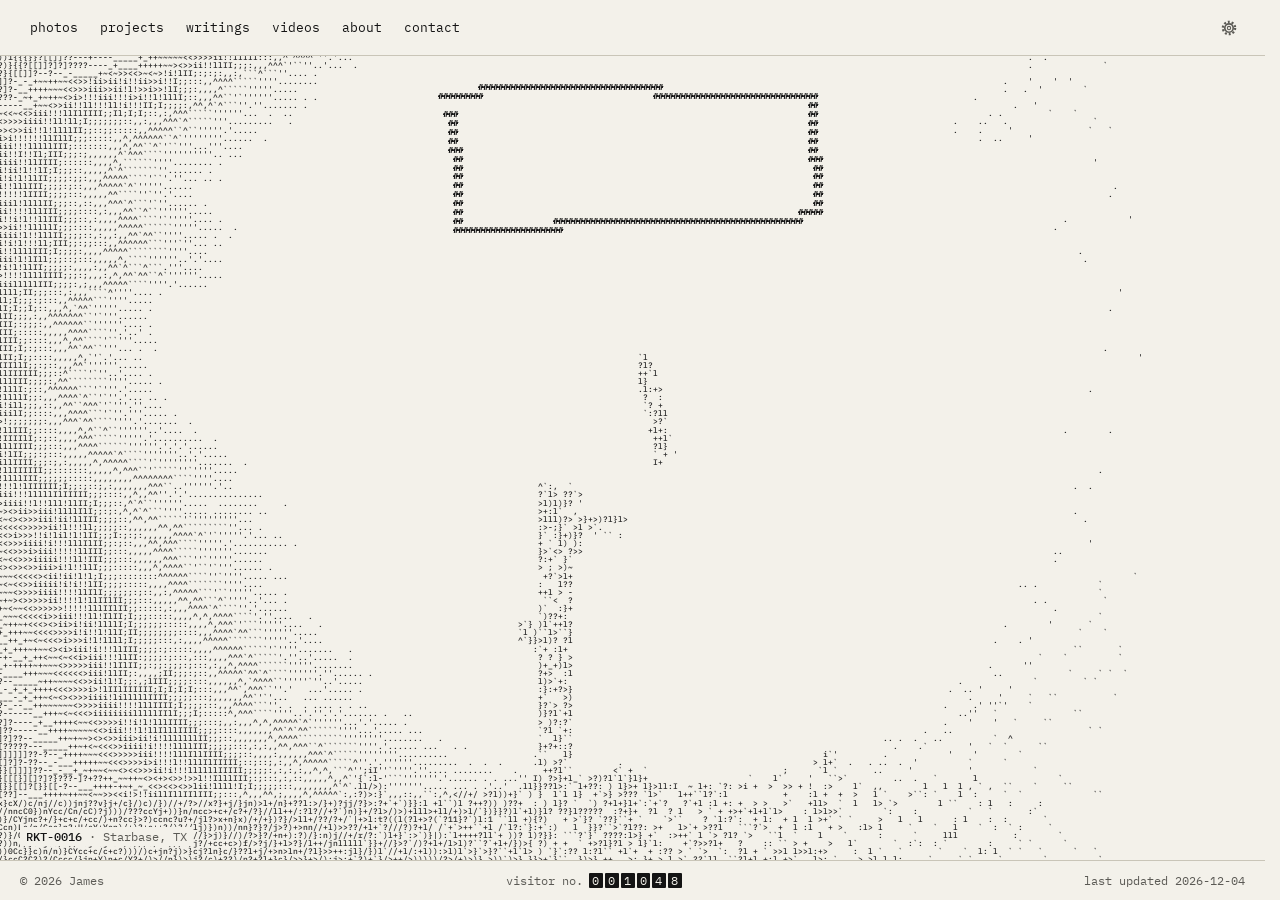
<file: index.html>
<!doctype html>
<html lang="en">
<head>
<meta charset="utf-8">
<meta name="viewport" content="width=device-width,initial-scale=1">
<title>James</title>
<link rel="preconnect" href="https://fonts.googleapis.com">
<link href="https://fonts.googleapis.com/css2?family=IBM+Plex+Mono:wght@400;500;700&family=IBM+Plex+Sans:wght@400;500&family=Newsreader:ital,opsz,wght@0,6..72,400;1,6..72,400&display=swap" rel="stylesheet">
<link rel="stylesheet" href="style.css">
</head>
<body>
<script src="photos.js"></script>
<script src="data.js"></script>
<script src="site.js"></script>

<main class="stage" id="stage">
  <pre class="name" id="name" aria-label="James"></pre>
  <div class="artbox" id="box">
    <pre class="art" id="art" aria-hidden="true"></pre>
  </div>
  <a class="caption" id="cap" href="photos.html"></a>
</main>

<script src="ascii.js"></script>
<script src="sig.js"></script>
<script>
  const box = document.getElementById("box"), cap = document.getElementById("cap"), name = document.getElementById("name");
  const art = new AsciiArt(document.getElementById("art"), { cols: 260, minFont: 4 });
  let i = 0, timer = 0, busy = false, queued = null;

  // the name signs itself once per visit; coming back home just shows it
  const firstVisit = (() => { try { const s = sessionStorage.getItem("signed"); sessionStorage.setItem("signed", "1"); return !s; } catch (e) { return true; } })();
  const nameWidth = () => Math.min(430, innerWidth * 0.6);
  const signed = drawSignature(name, nameWidth(), firstVisit);

  function fit() { art.size(box.clientWidth, box.clientHeight); }
  async function go(n) {
    clearTimeout(timer);
    i = (n + HOME.length) % HOME.length;
    const p = HOME[i], my = art.token + 1;
    cap.innerHTML = `<b>${p.no}</b> · ${p.name}`;
    cap.href = `photos.html?cat=${p.cat}#${p.no}`;
    preloadArt(HOME[(i + 1) % HOME.length]);                 // next item is ready before it's needed
    await art.show(p);
    if (art.token !== my) return;                              // a newer click took over
    if (p.type === "video" && art.ended) art.ended.then(() => { if (art.token === my) go(i + 1); });
    else timer = setTimeout(() => go(i + 1), 6500);
  }
  fit();
  (async () => { if (firstVisit) await new Promise(r => setTimeout(r, 350)); go(0); })();

  document.getElementById("art").onclick = () => go(i + 1);
  addEventListener("keydown", e => {
    if (e.target.closest("input,textarea")) return;
    if (e.key === "ArrowRight") go(i + 1);
    if (e.key === "ArrowLeft") go(i - 1);
  });
  let rt; addEventListener("resize", () => {
    clearTimeout(rt);
    rt = setTimeout(() => { signed.then(() => drawSignature(name, nameWidth(), false)); fit(); go(i); }, 200);
  });
</script>
</body>
</html>
</file>
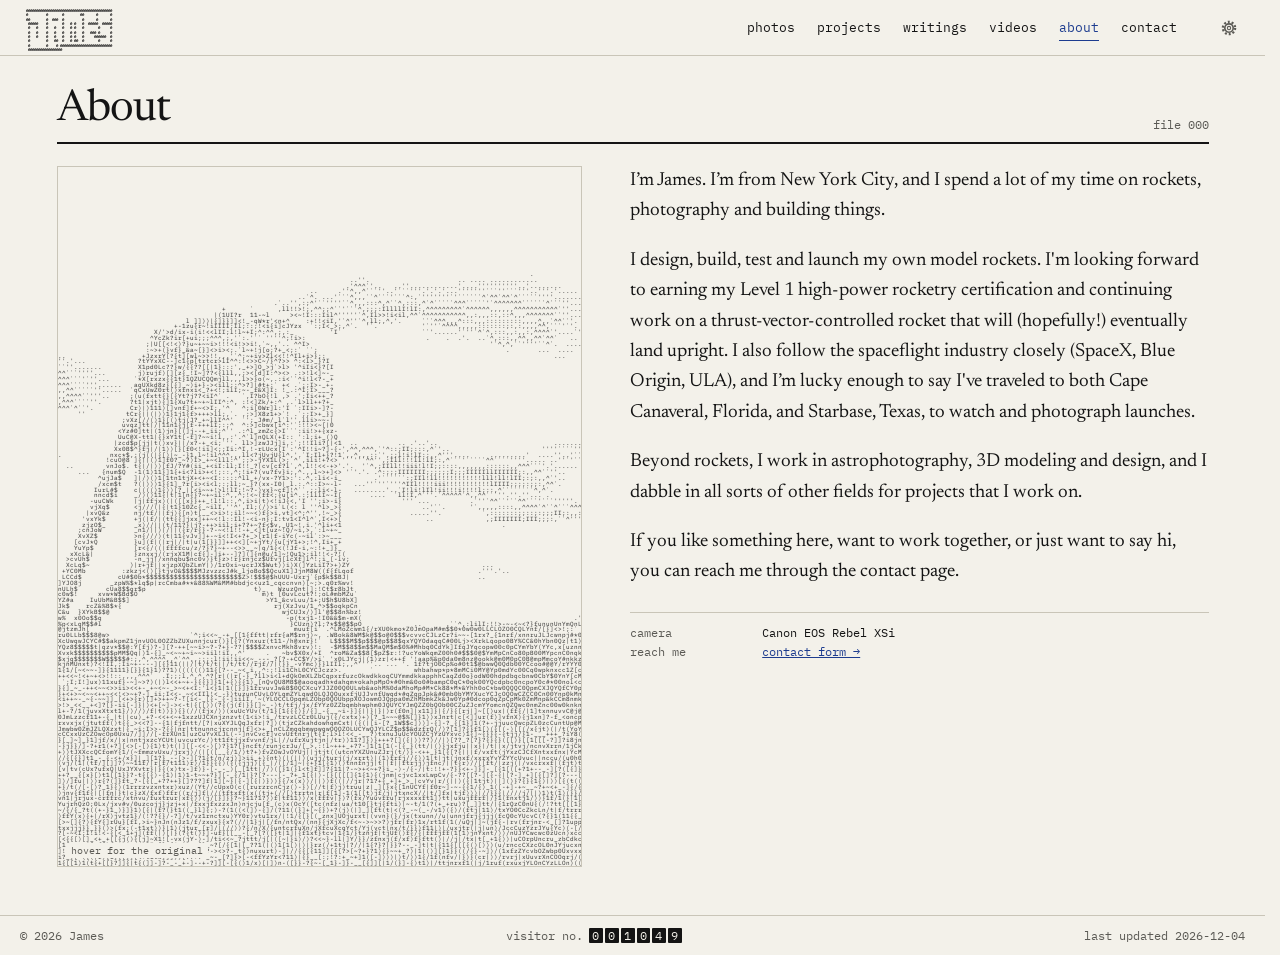
<file: about.html>
<!doctype html>
<html lang="en">
<head>
<meta charset="utf-8">
<meta name="viewport" content="width=device-width,initial-scale=1">
<title>About — James</title>
<link rel="preconnect" href="https://fonts.googleapis.com">
<link href="https://fonts.googleapis.com/css2?family=IBM+Plex+Mono:wght@400;500;700&family=IBM+Plex+Sans:wght@400;500&family=Newsreader:ital,opsz,wght@0,6..72,400;1,6..72,400&display=swap" rel="stylesheet">
<link rel="stylesheet" href="style.css">
</head>
<body>
<script src="photos.js"></script>
<script src="data.js"></script>
<script src="site.js"></script>

<main class="page">
  <div class="head"><h1>About</h1><span class="meta">file 000</span></div>
  <div class="about">
    <div class="portrait" id="pf">
      <pre class="art" id="art" aria-hidden="true"></pre>
      <img src="img/13.webp" alt="James photographing Starhopper at Starbase">
      <span class="tag">hover for the original</span>
    </div>
    <div>
      <div class="prose" id="abouttext"></div>
      <div class="specs">
        <span>camera</span><b>Canon EOS Rebel XSi</b>
        <span>reach me</span><b><a href="contact.html">contact form →</a></b>
      </div>
    </div>
  </div>
</main>

<script src="about.js"></script>
<script src="ascii.js"></script>
<script src="sig.js"></script>
<script>
  // About text comes from the dashboard; blank lines separate paragraphs
  document.getElementById("abouttext").innerHTML = (window.ABOUT_TEXT || "").split(/\n\s*\n/).filter(s => s.trim())
    .map(p => "<p>" + p.trim().replace(/[&<>]/g, c => ({ "&": "&amp;", "<": "&lt;", ">": "&gt;" })[c]).replace(/\n/g, "<br>") + "</p>").join("");
  const pf = document.getElementById("pf");
  const art = new AsciiArt(document.getElementById("art"), { cols: 150, minFont: 3 });
  // fill the 3:4 frame exactly; the grid centers whatever sub-character slack is left
  function run() { art.size(pf.clientWidth, pf.clientHeight); art.show({ src: "img/13.webp" }); }
  run();
  new ResizeObserver(() => { clearTimeout(run.t); run.t = setTimeout(run, 150); }).observe(pf);
</script>
</body>
</html>
</file>
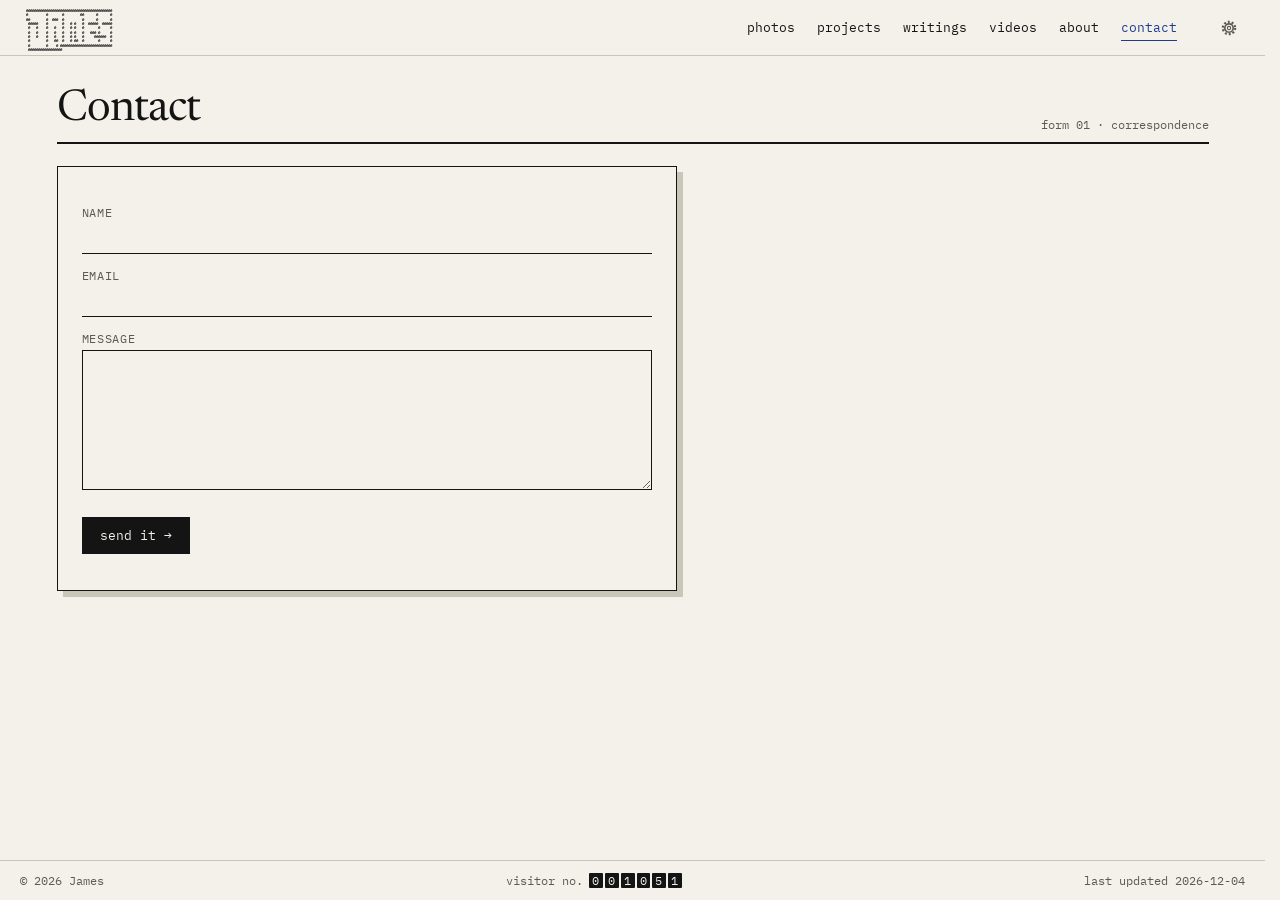
<file: contact.html>
<!doctype html>
<html lang="en">
<head>
<meta charset="utf-8">
<meta name="viewport" content="width=device-width,initial-scale=1">
<title>Contact — James</title>
<link rel="preconnect" href="https://fonts.googleapis.com">
<link href="https://fonts.googleapis.com/css2?family=IBM+Plex+Mono:wght@400;500;700&family=IBM+Plex+Sans:wght@400;500&family=Newsreader:ital,opsz,wght@0,6..72,400;1,6..72,400&display=swap" rel="stylesheet">
<link rel="stylesheet" href="style.css">
</head>
<body>
<script src="photos.js"></script>
<script src="data.js"></script>
<script src="site.js"></script>

<main class="page">
  <div class="head"><h1>Contact</h1><span class="meta">form 01 · correspondence</span></div>
  <!-- Web3Forms forwards submissions to your inbox; your address is never in the page.
       Get a free access key at web3forms.com and paste it below. -->
  <form class="card" id="f">
    <input type="hidden" name="access_key" value="YOUR_WEB3FORMS_KEY">
    <input type="hidden" name="subject" value="New message from the archive">
    <input type="checkbox" name="botcheck" style="display:none">
    <label for="n">Name</label><input id="n" name="name" required autocomplete="name">
    <label for="e">Email</label><input id="e" name="email" type="email" required autocomplete="email">
    <label for="m">Message</label><textarea id="m" name="message" required></textarea>
    <button type="submit">send it →</button>
    <div class="status" id="s"></div>
  </form>
</main>

<script src="ascii.js"></script>
<script src="sig.js"></script>
<script>
  const f = document.getElementById("f"), s = document.getElementById("s");
  f.onsubmit = async (e) => {
    e.preventDefault();
    if (f.access_key.value === "YOUR_WEB3FORMS_KEY") { s.textContent = "Form not connected yet (needs an access key)."; return; }
    s.textContent = "sending…";
    try {
      const r = await fetch("https://api.web3forms.com/submit", { method: "POST", body: new FormData(f) });
      const j = await r.json();
      s.textContent = j.success ? "Received. I'll write back soon." : "Something went wrong. Try again?";
      if (j.success) f.reset();
    } catch { s.textContent = "Couldn't send. Check your connection."; }
  };
</script>
</body>
</html>
</file>
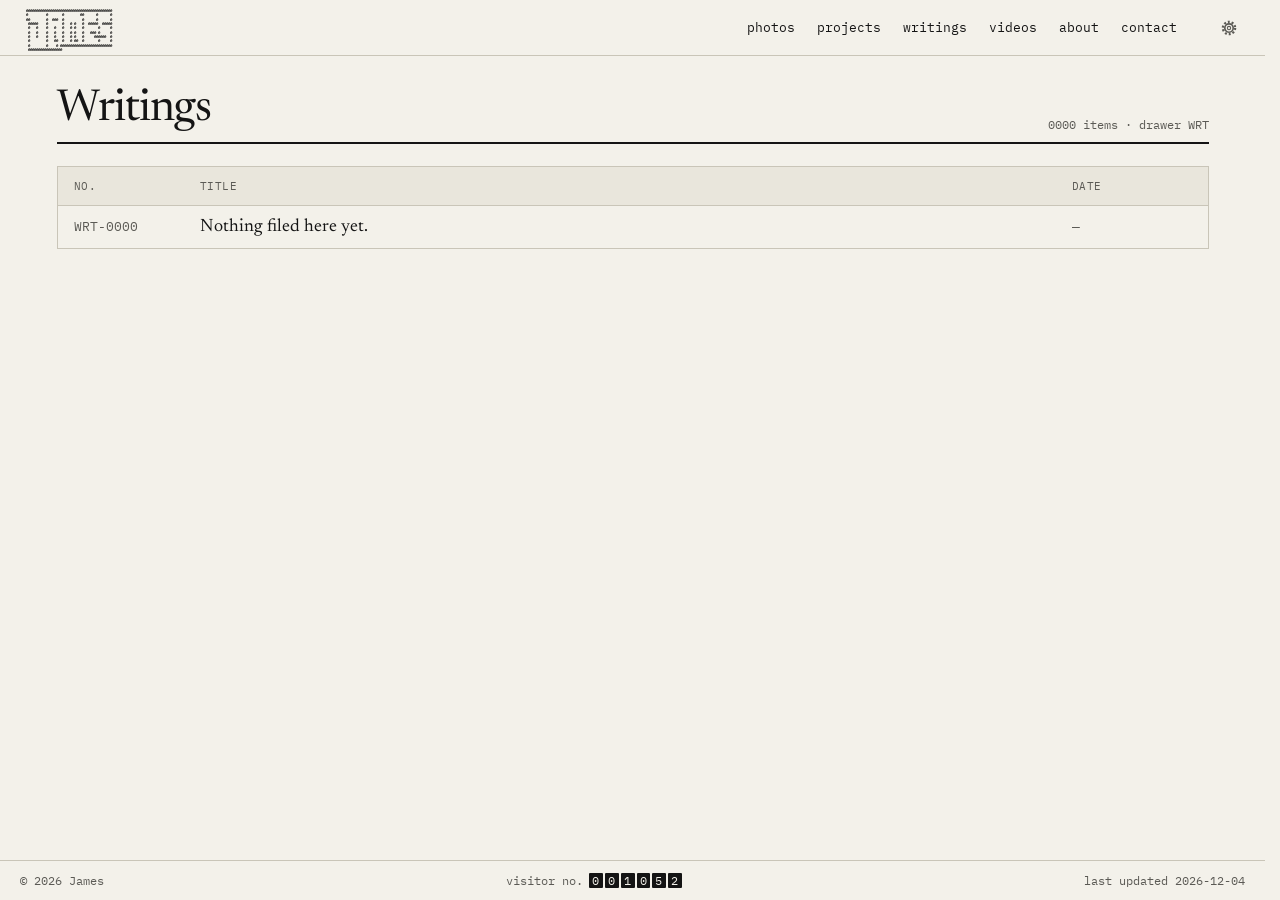
<file: drawer.html>
<!doctype html>
<html lang="en">
<head>
<meta charset="utf-8">
<meta name="viewport" content="width=device-width,initial-scale=1">
<title>James</title>
<link rel="preconnect" href="https://fonts.googleapis.com">
<link href="https://fonts.googleapis.com/css2?family=IBM+Plex+Mono:wght@400;500;700&family=IBM+Plex+Sans:wght@400;500&family=Newsreader:ital,opsz,wght@0,6..72,400;1,6..72,400&display=swap" rel="stylesheet">
<link rel="stylesheet" href="style.css">
</head>
<body>
<script src="photos.js"></script>
<script src="data.js"></script>
<script src="site.js"></script>

<main class="page">
  <div class="head"><h1 id="h"></h1><span class="meta"><span id="cnt"></span> items · drawer <span id="code"></span></span></div>
  <div id="tabs"></div>
  <div class="drawer" id="list"></div>
</main>

<script src="ascii.js"></script>
<script src="sig.js"></script>
<script>
  // Projects, writings and videos share this page. Entries will come from the dashboard.
  // item: { sub: "rocketry", title: "…", date: "2026-01-01", href: "…" }
  const D = {
    projects: { title: "Projects", code: "PRJ", subs: ["rocketry", "telescope", "misc"], cols: ["no.", "project", "date"], items: [] },
    writings: { title: "Writings", code: "WRT", cols: ["no.", "title", "date"], items: [] },
    videos:   { title: "Videos",   code: "VID", cols: ["no.", "title", "date"], items: [] },
  };
  const q = new URLSearchParams(location.search), key = D[q.get("d")] ? q.get("d") : "writings", d = D[key];
  let sub = q.get("s") || "all";
  const cap = s => s[0].toUpperCase() + s.slice(1);
  document.title = d.title + " — James";
  document.getElementById("code").textContent = d.code;

  function render() {
    const items = sub === "all" ? d.items : d.items.filter(x => x.sub === sub);
    document.getElementById("h").textContent = d.title + (sub !== "all" ? " / " + cap(sub) : "");
    odometer(document.getElementById("cnt"), items.length, 4);
    document.getElementById("list").innerHTML =
      `<div class="row">${d.cols.map(c => `<span>${c}</span>`).join("")}</div>` +
      (items.length
        ? items.map((x, i) => `<div class="row in" style="animation-delay:${i * 30}ms"><span>${d.code}-${String(i + 1).padStart(4, "0")}</span><span class="t">${x.title}</span><span>${x.date || ""}</span></div>`).join("")
        : `<div class="row in"><span>${d.code}-0000</span><span class="t">Nothing filed here yet.</span><span>—</span></div>`);
  }
  if (d.subs) Tabs(document.getElementById("tabs"),
    [{ id: "all", label: "All", count: d.items.length }, ...d.subs.map(s => ({ id: s, label: cap(s), count: d.items.filter(x => x.sub === s).length }))],
    sub, id => {
      sub = id;
      history.replaceState(null, "", `?d=${key}` + (sub === "all" ? "" : "&s=" + sub));
      document.querySelectorAll("#list .row.in").forEach(r => { r.classList.remove("in"); r.style.animation = "fileOut .22s ease-in both"; });
      setTimeout(render, motionOK() ? 230 : 0);
    });
  render();
</script>
</body>
</html>
</file>
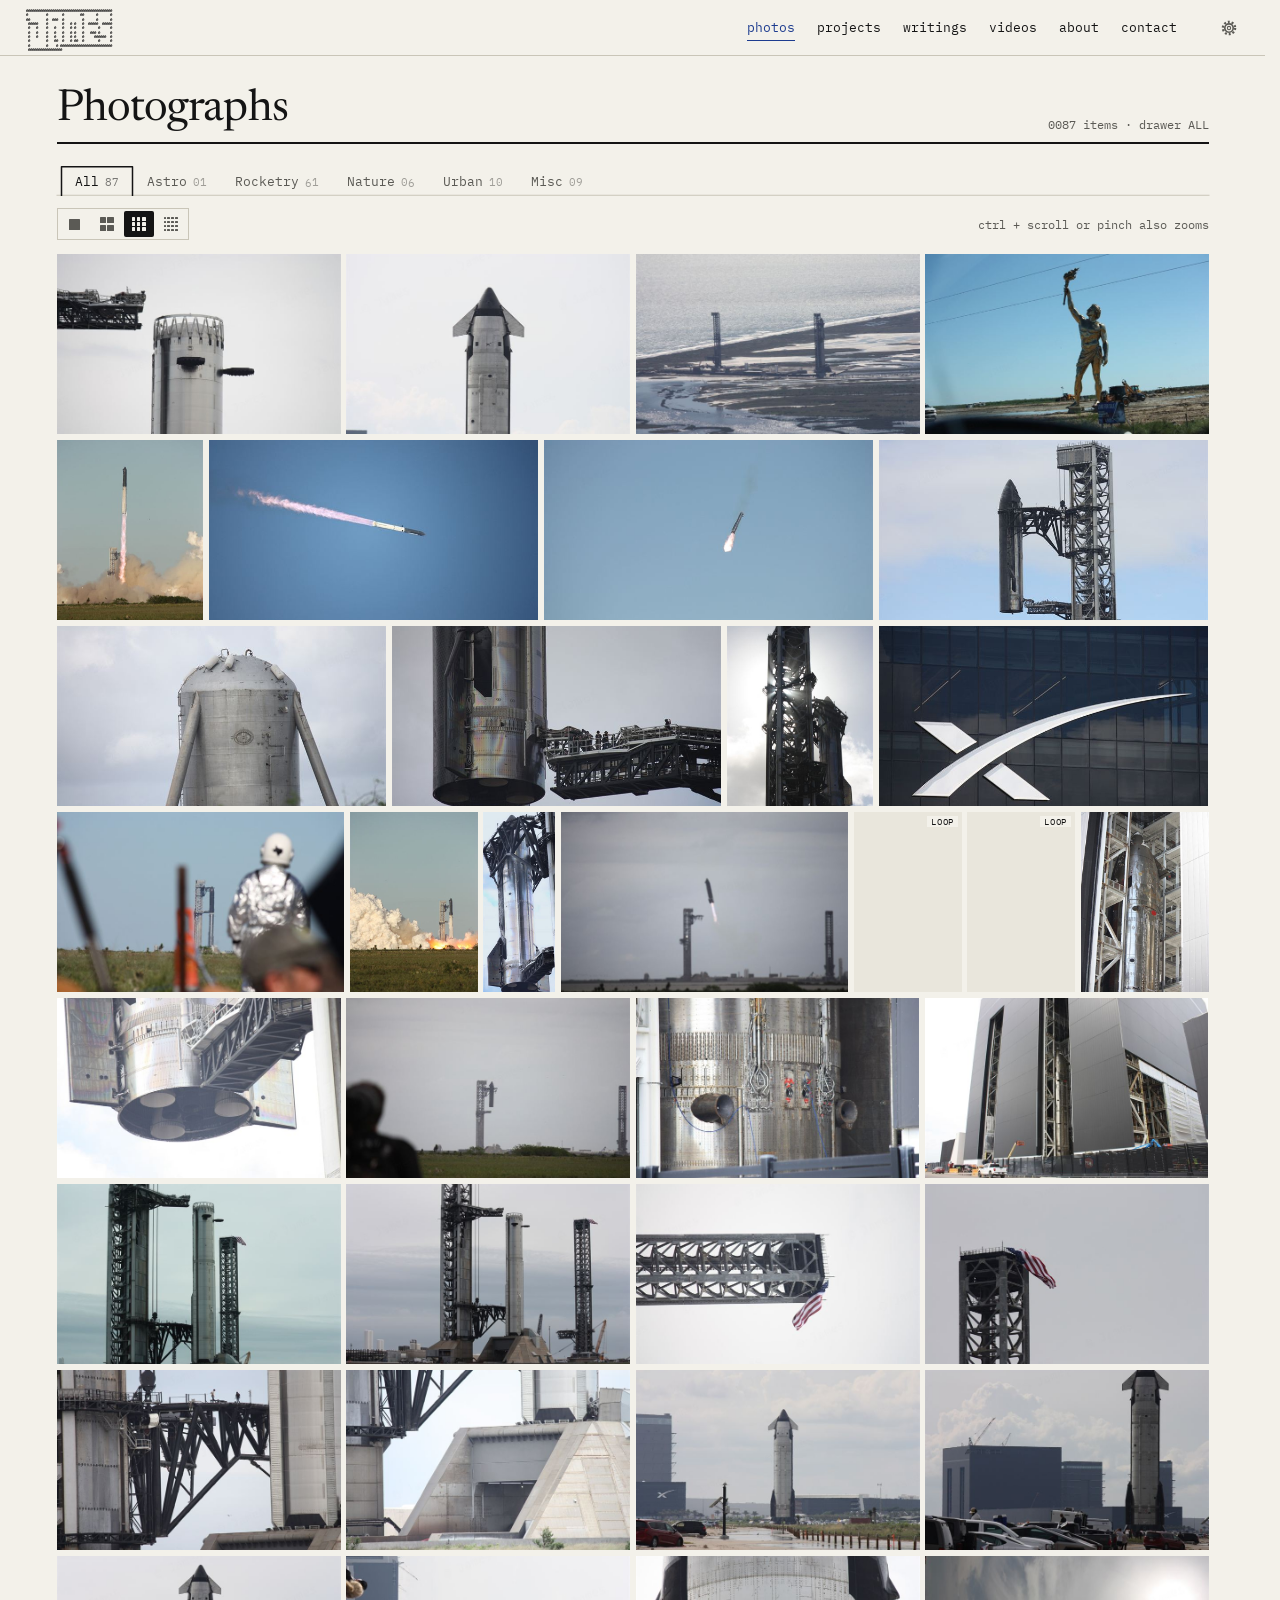
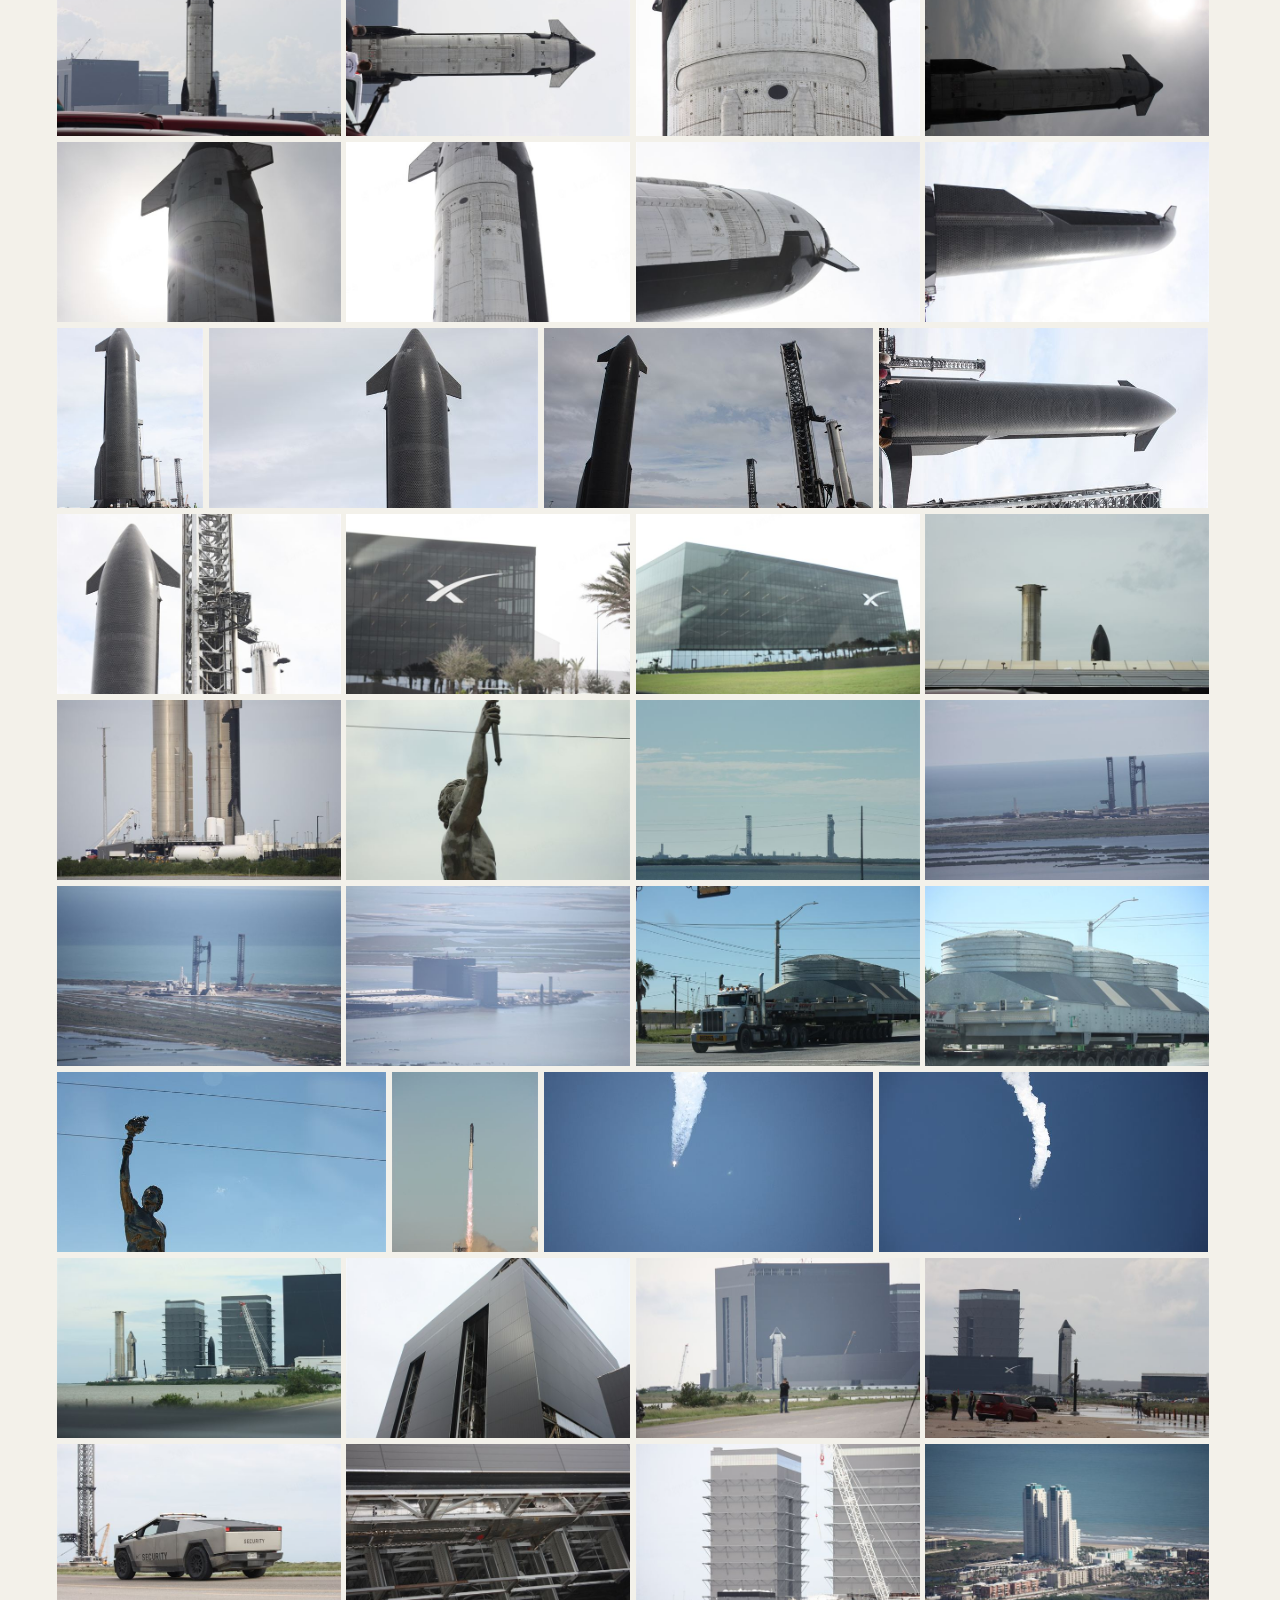
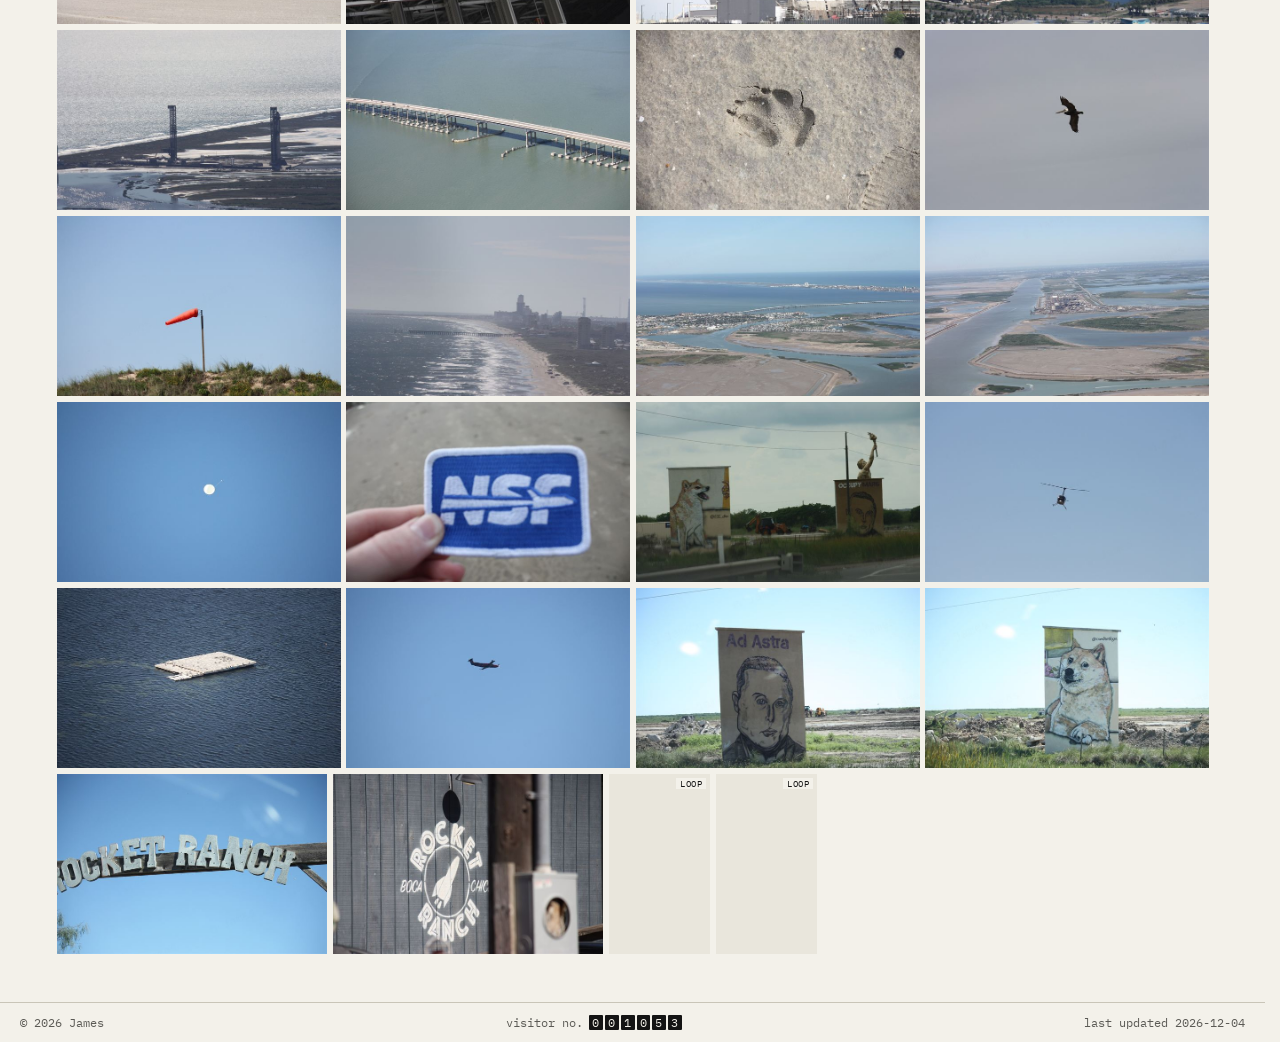
<file: photos.html>
<!doctype html>
<html lang="en">
<head>
<meta charset="utf-8">
<meta name="viewport" content="width=device-width,initial-scale=1">
<title>Photos — James</title>
<link rel="preconnect" href="https://fonts.googleapis.com">
<link href="https://fonts.googleapis.com/css2?family=IBM+Plex+Mono:wght@400;500;700&family=IBM+Plex+Sans:wght@400;500&family=Newsreader:ital,opsz,wght@0,6..72,400;1,6..72,400&display=swap" rel="stylesheet">
<link rel="stylesheet" href="style.css">
</head>
<body>
<script src="photos.js"></script>
<script src="data.js"></script>
<script src="site.js"></script>

<main class="page">
  <div class="head">
    <h1 id="h">Photographs</h1>
    <span class="meta"><span id="cnt"></span> items · drawer <span id="code"></span></span>
  </div>
  <div id="tabs"></div>
  <div class="tools">
    <div id="zoomer"></div>
    <span class="tip">ctrl + scroll or pinch also zooms</span>
  </div>
  <div class="grid" id="grid"></div>
</main>

<div class="viewer" id="v" role="dialog" aria-modal="true" aria-label="Photo viewer">
  <div class="veil"></div>
  <div class="stagev" id="sv"><div class="pan" id="pan"></div></div>
  <button class="ctl close" id="vc" aria-label="Close">✕</button>
  <button class="ctl prev" id="vp" aria-label="Previous">←</button>
  <button class="ctl next" id="vn" aria-label="Next">→</button>
  <div class="zbar" id="zbar">
    <button id="zo" aria-label="Zoom out">−</button><span id="zl">fit</span><button id="zi" aria-label="Zoom in">+</button>
  </div>
  <div class="bar">
    <div class="line">
      <span class="no" id="vno"></span>
      <span class="nm" id="vnm"></span>
      <button class="more" id="vm" aria-expanded="false">details <svg viewBox="0 0 10 10"><path d="M1 3.5 5 7 9 3.5"/></svg></button>
      <span class="pos" id="vpos"></span>
    </div>
    <div class="info"><div><dl id="vd"></dl></div></div>
  </div>
</div>

<script src="ascii.js"></script>
<script src="sig.js"></script>
<script>
  let cat = new URLSearchParams(location.search).get("cat") || "all";
  let list = [];
  const grid = document.getElementById("grid");
  const anim = () => motionOK();
  const fmtBytes = b => !b ? null : b > 1048576 ? (b / 1048576).toFixed(1) + " MB" : Math.round(b / 1024) + " KB";
  const ratio = p => p.w && p.h ? p.w / p.h : (p.type === "video" ? 9 / 16 : 1.5);

  // ---------- drawers ----------
  const tile = (p, i, cls) => `<figure data-i="${i}" id="${p.no}" class="${cls}" style="--ar:${ratio(p).toFixed(4)};animation-delay:${Math.min(i, 24) * 20}ms">${
    p.type === "video"
      ? `<video src="${p.src}" muted loop playsinline autoplay preload="metadata"></video><span class="badge">LOOP</span>`
      : `<img loading="lazy" decoding="async" src="${p.thumb || p.src}" alt="${p.name}" width="${p.w || ""}" height="${p.h || ""}">`}<figcaption>${p.no}</figcaption></figure>`;
  function render(animate) {
    list = cat === "all" ? PHOTOS : PHOTOS.filter(p => p.cat === cat);
    grid.innerHTML = list.map((p, i) => tile(p, i, animate ? "in" : "")).join("");
    // videos without stored dimensions: take them from the file once known
    grid.querySelectorAll("video").forEach(v => v.addEventListener("loadedmetadata", () => {
      const p = list[+v.closest("figure").dataset.i]; p.w = v.videoWidth; p.h = v.videoHeight;
      v.closest("figure").style.setProperty("--ar", (p.w / p.h).toFixed(4));
    }, { once: true }));
    const empty = grid.nextElementSibling;
    if (empty && empty.classList.contains("empty")) empty.remove();
    if (!list.length) grid.insertAdjacentHTML("afterend", `<div class="empty">This drawer is empty. For now.</div>`);
    const c = CATEGORIES.find(c => c.id === cat);
    morphText(document.getElementById("h"), c ? c.name : "Photographs");
    morphText(document.getElementById("code"), c ? c.code : "ALL");
    document.title = (c ? c.name : "Photos") + " — James";
    odometer(document.getElementById("cnt"), list.length, 4);
  }
  function shuffle(id) {
    cat = id;
    history.replaceState(null, "", cat === "all" ? "photos.html" : "?cat=" + cat);
    const figs = [...grid.children].slice(0, 30);
    if (!anim() || !figs.length) return render(anim());
    figs.forEach((f, i) => { f.classList.remove("in"); f.style.animationDelay = i * 10 + "ms"; f.classList.add("out"); });
    setTimeout(() => render(true), 230 + figs.length * 10);
  }
  Tabs(document.getElementById("tabs"),
    [{ id: "all", label: "All", count: PHOTOS.length },
     ...CATEGORIES.map(k => ({ id: k.id, label: k.name, count: PHOTOS.filter(p => p.cat === k.id).length }))],
    cat, shuffle);
  render(true);

  // ---------- size: row height of the justified grid ----------
  const STOPS = [{ cols: 520, k: 1 }, { cols: 300, k: 2 }, { cols: 180, k: 3 }, { cols: 100, k: 4 }];
  let rowh = +(localStorage.getItem("rowh") || 180);
  if (!STOPS.some(s => s.cols === rowh)) rowh = 180;
  function setRow(v) {
    rowh = v;
    const scale = innerWidth < 600 ? 0.55 : 1;
    grid.style.setProperty("--rowh", Math.round(v * scale) + "px");
    grid.style.setProperty("--gap", v <= 100 ? "3px" : v >= 500 ? "14px" : "6px");
    grid.classList.toggle("dense", v <= 100);
    try { localStorage.setItem("rowh", v); } catch (e) {}
  }
  setRow(rowh);
  // tiles glide to their new size (only the ones on screen are tracked, so it stays cheap with thousands)
  function zoomTo(v) {
    if (!document.startViewTransition || !anim()) return setRow(v);
    const vis = [...grid.children].filter(f => { const r = f.getBoundingClientRect(); return r.bottom > -50 && r.top < innerHeight + 50; }).slice(0, 80);
    vis.forEach((f, k) => f.style.viewTransitionName = "t" + k);
    document.documentElement.classList.add("vt-zoom");
    const t = document.startViewTransition(() => setRow(v));
    t.finished.finally(() => { vis.forEach(f => f.style.viewTransitionName = ""); document.documentElement.classList.remove("vt-zoom"); });
  }
  const zoom = Zoomer(document.getElementById("zoomer"), STOPS, rowh, zoomTo);
  const stepRow = d => { const i = STOPS.findIndex(s => s.cols === rowh) + d; if (STOPS[i]) { zoomTo(STOPS[i].cols); zoom.select(STOPS[i].cols); } };
  let wheelLock = 0;
  addEventListener("wheel", e => {
    if (!e.ctrlKey || v.classList.contains("open")) return;
    e.preventDefault();
    const now = Date.now(); if (now - wheelLock < 350) return; wheelLock = now;
    stepRow(e.deltaY > 0 ? 1 : -1);
  }, { passive: false });
  let pinch0 = 0;
  const dist = t => Math.hypot(t[0].clientX - t[1].clientX, t[0].clientY - t[1].clientY);
  grid.addEventListener("touchstart", e => { if (e.touches.length === 2) pinch0 = dist(e.touches); }, { passive: true });
  grid.addEventListener("touchmove", e => {
    if (e.touches.length !== 2 || !pinch0) return;
    const r = dist(e.touches) / pinch0;
    if (r > 1.35) { stepRow(-1); pinch0 = dist(e.touches); } else if (r < 0.74) { stepRow(1); pinch0 = dist(e.touches); }
  }, { passive: true });
  grid.addEventListener("touchend", () => pinch0 = 0);

  // ---------- viewer ----------
  const v = document.getElementById("v"), sv = document.getElementById("sv"), pan = document.getElementById("pan");
  const veil = v.querySelector(".veil"), bar = v.querySelector(".bar"), ctls = [...v.querySelectorAll(".ctl, .zbar")];
  let at = 0, media = null, origin = [innerWidth / 2, innerHeight / 2];
  const OUT = "cubic-bezier(.16,1,.3,1)";
  const safe = (fn) => { try { return fn(); } catch (e) { return null; } };

  // ---- zoom + pan ----
  const Z = { s: 1, x: 0, y: 0 };
  const zl = document.getElementById("zl");
  function applyZ(smooth) {
    if (Z.s <= 1.001) { Z.s = 1; Z.x = 0; Z.y = 0; }
    else if (media) {                         // keep the image covering the screen edge-to-edge while zoomed
      const w = media.offsetWidth * Z.s, h = media.offsetHeight * Z.s, W = sv.clientWidth, H = sv.clientHeight;
      const ox = (W - media.offsetWidth) / 2, oy = (H - media.offsetHeight) / 2;
      const minX = Math.min(0, W - w) - ox, maxX = Math.max(0, W - w) - ox;
      const minY = Math.min(0, H - h) - oy, maxY = Math.max(0, H - h) - oy;
      Z.x = w <= W ? (W - w) / 2 - ox : Math.min(maxX, Math.max(minX, Z.x));
      Z.y = h <= H ? (H - h) / 2 - oy : Math.min(maxY, Math.max(minY, Z.y));
    }
    pan.style.transition = smooth ? "transform .3s cubic-bezier(.2,.8,.2,1)" : "none";
    pan.style.transform = `translate(${Z.x}px,${Z.y}px) scale(${Z.s})`;
    sv.classList.toggle("zoomed", Z.s > 1);
    zl.textContent = Z.s > 1 ? Math.round(Z.s * 100) + "%" : "fit";
  }
  // zoom around a screen point (cx, cy)
  function zoomAt(ns, cx, cy, smooth) {
    ns = Math.max(1, Math.min(8, ns));
    const r = pan.getBoundingClientRect();
    const px = (cx - r.left) / Z.s, py = (cy - r.top) / Z.s;   // point in image space
    const base = media.getBoundingClientRect();
    Z.x += (cx - r.left) - px * ns; Z.y += (cy - r.top) - py * ns;
    Z.x += 0; Z.s = ns;
    applyZ(smooth);
  }
  const center = () => { const r = sv.getBoundingClientRect(); return [r.left + r.width / 2, r.top + r.height / 2]; };
  document.getElementById("zi").onclick = () => zoomAt(Z.s * 1.6, ...center(), true);
  document.getElementById("zo").onclick = () => zoomAt(Z.s / 1.6, ...center(), true);
  zl.onclick = () => { Z.s = 1; applyZ(true); };
  sv.addEventListener("wheel", e => { e.preventDefault(); if (!media) return; zoomAt(Z.s * Math.exp(-e.deltaY * (e.ctrlKey ? 0.01 : 0.0022)), e.clientX, e.clientY, false); }, { passive: false });
  sv.addEventListener("dblclick", e => { if (!media) return; Z.s > 1 ? (Z.s = 1, applyZ(true)) : zoomAt(2.5, e.clientX, e.clientY, true); });
  // pointer drag (mouse + one finger) and pinch (two fingers)
  const pts = new Map(); let last = null, pinch = null, moved = 0, swipeX = 0;
  sv.addEventListener("pointerdown", e => { sv.setPointerCapture(e.pointerId); pts.set(e.pointerId, [e.clientX, e.clientY]); last = [e.clientX, e.clientY]; moved = 0; swipeX = e.clientX;
    if (pts.size === 2) { const [a, b] = [...pts.values()]; pinch = { d: Math.hypot(a[0] - b[0], a[1] - b[1]), s: Z.s }; } });
  sv.addEventListener("pointermove", e => {
    if (!pts.has(e.pointerId)) return;
    pts.set(e.pointerId, [e.clientX, e.clientY]);
    if (pts.size === 2 && pinch) {
      const [a, b] = [...pts.values()];
      zoomAt(pinch.s * Math.hypot(a[0] - b[0], a[1] - b[1]) / pinch.d, (a[0] + b[0]) / 2, (a[1] + b[1]) / 2, false);
    } else if (Z.s > 1 && last) {
      Z.x += e.clientX - last[0]; Z.y += e.clientY - last[1]; applyZ(false);
      sv.classList.add("dragging");
    }
    moved += Math.abs(e.clientX - last[0]) + Math.abs(e.clientY - last[1]);
    last = [e.clientX, e.clientY];
  });
  const up = e => {
    pts.delete(e.pointerId); if (pts.size < 2) pinch = null;
    sv.classList.remove("dragging");
    if (!pts.size && Z.s === 1 && e.pointerType !== "mouse") { const dx = e.clientX - swipeX; if (Math.abs(dx) > 60) step(dx < 0 ? 1 : -1); }
    last = pts.size ? [...pts.values()][0] : null;
  };
  sv.addEventListener("pointerup", up); sv.addEventListener("pointercancel", up);

  // ---- content ----
  function mount(p) {
    const el = document.createElement(p.type === "video" ? "video" : "img");
    if (p.type === "video") Object.assign(el, { muted: true, loop: true, autoplay: true, playsInline: true });
    // progressive: the (already cached) thumbnail appears instantly at full size, the sharp file swaps in when it lands
    const progressive = p.type !== "video" && p.thumb;
    el.src = progressive ? p.thumb : p.src; el.className = "media"; el.alt = p.name; el.draggable = false;
    if (p.w && p.h) { el.width = p.w; el.height = p.h; }   // reserves the real size so nothing jumps on swap
    if (progressive) {
      const full = new Image(); full.decoding = "async"; full.src = p.src;
      full.onload = () => { if (media === el) (full.decode ? full.decode() : Promise.resolve()).catch(() => {}).then(() => { el.src = p.src; }); };
    }
    pan.replaceChildren(el); media = el;
    Z.s = 1; applyZ(false);
    document.getElementById("vno").textContent = p.no;
    document.getElementById("vnm").textContent = p.name;
    document.getElementById("vpos").textContent = `${at + 1} / ${list.length}`;
    const info = () => {
      const w = p.w || el.naturalWidth || el.videoWidth, h = p.h || el.naturalHeight || el.videoHeight;
      const rows = [["place", p.place], ["date", p.date], ["camera", p.camera], ["lens", p.lens], ["settings", p.settings],
        ["pixels", w && h ? `${w} × ${h}` : null], ["file", [p.src.split(".").pop().toUpperCase(), fmtBytes(p.bytes)].filter(Boolean).join(" · ")],
        ["drawer", (CATEGORIES.find(k => k.id === p.cat) || {}).name], ["notes", p.notes]].filter(([k, x]) => x || k !== "notes");
      document.getElementById("vd").innerHTML = rows.map(([k, x], j) =>
        `<div style="transition-delay:${j * 30}ms"><dt>${k}</dt><dd${k === "notes" ? ' class="notes"' : ""}>${x || "—"}</dd></div>`).join("");
    };
    info();
    history.replaceState(null, "", location.search + "#" + p.no);
    const ready = p.type === "video"
      ? new Promise(r => el.readyState >= 1 ? r() : el.addEventListener("loadedmetadata", r, { once: true }))
      : (el.decode ? el.decode() : new Promise(r => el.onload = r)).catch(() => {});
    // never wait forever (slow network, odd browsers)
    return Promise.race([ready, new Promise(r => setTimeout(r, 1500))]).then(info);
  }
  // transform + crop that place the full-size media exactly over its tile
  function toTile() {
    const th = grid.querySelector(`[data-i="${at}"]`); if (!th || !media) return null;
    const a = th.getBoundingClientRect(); if (a.bottom < 0 || a.top > innerHeight || !a.width) return null;
    const b = media.getBoundingClientRect(); if (!b.width) return null;
    const s = Math.max(a.width / b.width, a.height / b.height);
    const ix = Math.max(0, (b.width - a.width / s) / 2), iy = Math.max(0, (b.height - a.height / s) / 2);
    return { t: `translate(${a.left + a.width / 2 - (b.left + b.width / 2)}px,${a.top + a.height / 2 - (b.top + b.height / 2)}px) scale(${s})`, clip: `inset(${iy}px ${ix}px)` };
  }
  const circle = r => `circle(${r} at ${origin[0]}px ${origin[1]}px)`;
  const R_FULL = () => Math.hypot(Math.max(origin[0], innerWidth - origin[0]), Math.max(origin[1], innerHeight - origin[1])) + "px";

  async function open(i, ev) {
    at = i;
    const th = grid.querySelector(`[data-i="${i}"]`);
    if (ev) origin = [ev.clientX, ev.clientY];
    else if (th) { const r = th.getBoundingClientRect(); origin = [r.left + r.width / 2, r.top + r.height / 2]; }
    v.classList.remove("details"); document.getElementById("vm").setAttribute("aria-expanded", "false");
    v.style.visibility = "hidden"; v.classList.add("open");
    document.body.style.overflow = "hidden";
    await mount(list[at]);
    v.style.visibility = "";
    if (!anim()) return;
    safe(() => {
      const from = toTile();
      veil.animate([{ clipPath: circle("0px") }, { clipPath: circle(R_FULL()) }], { duration: 560, easing: OUT });
      if (from) media.animate([{ transform: from.t, clipPath: from.clip }, { transform: "none", clipPath: "inset(0)" }], { duration: 560, easing: OUT });
      else media.animate([{ opacity: 0, transform: "scale(.94)" }, { opacity: 1, transform: "none" }], { duration: 420, easing: OUT });
      bar.animate([{ transform: "translateY(100%)" }, { transform: "none" }], { duration: 480, delay: 160, easing: OUT, fill: "backwards" });
      ctls.forEach((c, k) => c.animate([{ opacity: 0 }, { opacity: 1 }], { duration: 300, delay: 260 + k * 40, fill: "backwards" }));
    });
  }
  let stepping = false;
  async function step(d) {
    if (stepping) return; stepping = true;
    at = (at + d + list.length) % list.length;
    const old = media;
    if (anim() && old) await safe(() => old.animate([{ opacity: 1, transform: "none" }, { opacity: 0, transform: `translateX(${-d * 36}px)` }], { duration: 150, easing: "ease-in", fill: "forwards" }).finished);
    await mount(list[at]);
    if (anim()) safe(() => media.animate([{ opacity: 0, transform: `translateX(${d * 36}px)` }, { opacity: 1, transform: "none" }], { duration: 320, easing: OUT }));
    stepping = false;
  }
  let closing = false;
  async function close() {
    if (closing || !v.classList.contains("open")) return; closing = true;
    Z.s = 1; applyZ(false);
    const th = grid.querySelector(`[data-i="${at}"]`);
    if (th) { const r = th.getBoundingClientRect(); origin = [r.left + r.width / 2, r.top + r.height / 2]; }
    if (anim()) {
      v.classList.remove("details");
      await safe(async () => {
        const to = toTile(), D = 420, E = "cubic-bezier(.5,0,.15,1)";
        ctls.forEach(c => c.animate([{ opacity: 1 }, { opacity: 0 }], { duration: 150, fill: "forwards" }));
        bar.animate([{ transform: "none" }, { transform: "translateY(100%)" }], { duration: 260, easing: "ease-in", fill: "forwards" });
        veil.animate([{ clipPath: circle(R_FULL()) }, { clipPath: circle("0px") }], { duration: D, easing: E, fill: "forwards" });
        await media.animate(to ? [{ transform: "none", clipPath: "inset(0)" }, { transform: to.t, clipPath: to.clip }]
                               : [{ opacity: 1 }, { opacity: 0, transform: "scale(.94)" }], { duration: D, easing: E, fill: "forwards" }).finished;
      });
    }
    v.classList.remove("open"); pan.replaceChildren(); media = null;
    v.getAnimations({ subtree: true }).forEach(a => a.cancel());
    document.body.style.overflow = "";
    history.replaceState(null, "", location.pathname + location.search);
    closing = false;
  }
  grid.addEventListener("click", e => { const f = e.target.closest("figure"); if (f) open(+f.dataset.i, e); });
  document.getElementById("vp").onclick = () => step(-1);
  document.getElementById("vn").onclick = () => step(1);
  document.getElementById("vc").onclick = close;
  document.getElementById("vm").onclick = e => { const on = v.classList.toggle("details"); e.currentTarget.setAttribute("aria-expanded", on); };
  addEventListener("keydown", e => {
    if (!v.classList.contains("open")) return;
    if (e.key === "ArrowRight") step(1); if (e.key === "ArrowLeft") step(-1); if (e.key === "Escape") close();
    if (e.key === "i") document.getElementById("vm").click();
    if (e.key === "+" || e.key === "=") zoomAt(Z.s * 1.6, ...center(), true);
    if (e.key === "-") zoomAt(Z.s / 1.6, ...center(), true);
    if (e.key === "0") { Z.s = 1; applyZ(true); }
  });
  addEventListener("resize", () => { if (media) applyZ(false); });
  if (location.hash) { const i = list.findIndex(p => "#" + p.no === location.hash); if (i >= 0) requestAnimationFrame(() => open(i)); }
</script>
</body>
</html>
</file>
<file: style.css>
:root{
  --paper:#f3f1ea; --paper-2:#e9e6dc; --ink:#141414; --ink-2:#5b5a55; --rule:#c9c5b8;
  --blue:#1d3c8f; --blue-2:#2f5bd3; --art:#2a2a2a;
  --serif:"Newsreader",Georgia,serif; --mono:"IBM Plex Mono",ui-monospace,monospace; --sans:"IBM Plex Sans",system-ui,sans-serif;
  --ease:cubic-bezier(.65,0,.35,1); --out:cubic-bezier(.2,.8,.2,1); --spring:cubic-bezier(.3,1.5,.5,1);
  color-scheme:light;
}
@media (prefers-color-scheme:dark){:root:not([data-theme="light"]){
  --paper:#0d0f14; --paper-2:#151820; --ink:#e8e6df; --ink-2:#8f8d86; --rule:#2a2e38; --blue:#8fb0ff; --blue-2:#b9ccff; --art:#c9ccd6; color-scheme:dark;}}
:root[data-theme="dark"]{--paper:#0d0f14; --paper-2:#151820; --ink:#e8e6df; --ink-2:#8f8d86; --rule:#2a2e38; --blue:#8fb0ff; --blue-2:#b9ccff; --art:#c9ccd6; color-scheme:dark;}

*{box-sizing:border-box}
html,body{margin:0;background:var(--paper);color:var(--ink)}
body{font-family:var(--sans);font-size:15px;line-height:1.5;min-height:100vh;display:flex;flex-direction:column}
a{color:var(--blue)} a:hover{color:var(--blue-2)}
::selection{background:var(--blue);color:var(--paper)}
button{font:inherit;color:inherit}
:focus-visible{outline:2px solid var(--blue);outline-offset:2px}

/* scrollbar space is always reserved, so nothing shifts sideways when a page gets taller or shorter */
html{scrollbar-gutter:stable}

/* ---------- page transitions (site.js adds .enter / .leave) ---------- */
body.enter>main{animation:pgIn .5s var(--out) both}
body.enter>footer{animation:pgFade .5s .1s both}
body.leave>main,body.leave>footer{animation:pgOut .24s ease-in forwards}
@keyframes pgIn{from{opacity:0;transform:translateY(12px);filter:blur(2px)}}
@keyframes pgFade{from{opacity:0}}
@keyframes pgOut{to{opacity:0;transform:translateY(-8px);filter:blur(2px)}}
.vt-zoom::view-transition-old(root),.vt-zoom::view-transition-new(root){animation:none}
.vt-zoom::view-transition-group(*){animation-duration:.45s;animation-timing-function:cubic-bezier(.3,.7,.1,1)}
.vt-zoom::view-transition-old(*),.vt-zoom::view-transition-new(*){height:100%;object-fit:cover}
:root[data-motion="reduced"] ::view-transition-group(*),:root[data-motion="reduced"] ::view-transition-old(*),:root[data-motion="reduced"] ::view-transition-new(*){animation:none}

/* ---------- header ---------- */
.top{display:flex;align-items:center;gap:20px;padding:0 20px;height:56px;border-bottom:1px solid var(--rule);position:relative;z-index:30;background:var(--paper)}
.top>*{position:relative;z-index:1}
pre.rays{position:absolute;inset:0;z-index:0;margin:0;overflow:hidden;pointer-events:none;font:10px/10px var(--mono);color:var(--ink);white-space:pre}
pre.rays i{font-style:normal}
pre.rays{font:9px/9px var(--mono);color:var(--blue);transition:opacity .2s}
pre.rays .l5{opacity:.9} pre.rays .l4{opacity:.7} pre.rays .l3{opacity:.5} pre.rays .l2{opacity:.3} pre.rays .l1{opacity:.15}
.mark{display:block;text-decoration:none;color:var(--ink);padding:6px 4px;line-height:0}
.mark pre{margin:0;font:700 4.4px/4.4px var(--mono);white-space:pre;color:inherit;transition:color .25s}
.mark:hover,.mark:focus-visible{color:var(--blue)}
nav.main{display:flex;gap:2px;margin-left:auto;font-family:var(--mono);font-size:13px}
.top.home nav.main{margin-left:0}
nav.main>div{position:relative}
nav.main>div>a{position:relative;display:block;padding:6px 10px;color:var(--ink);text-decoration:none;text-transform:lowercase}
nav.main>div>a::after{content:"";position:absolute;left:10px;right:10px;bottom:2px;height:1.5px;background:var(--ink);transform:scaleX(0);transform-origin:left;transition:transform .3s var(--out)}
nav.main>div>a:hover::after,nav.main>div>a[aria-current]::after{transform:scaleX(1)}
nav.main>div>a[aria-current]::after{background:var(--blue)}
nav.main>div>a[aria-current]{color:var(--blue)}
nav.main a.going::after{transform:scaleX(1);background:var(--blue);animation:going .5s var(--out)}
@keyframes going{0%{transform:scaleX(0)}60%{transform:scaleX(1.15)}100%{transform:scaleX(1)}}
.drop{position:absolute;top:calc(100% + 4px);left:0;min-width:150px;background:var(--paper);border:1px solid var(--ink);padding:6px 0;box-shadow:4px 4px 0 var(--rule);
  opacity:0;visibility:hidden;transform:translateY(-4px);clip-path:inset(0 0 100% 0);transition:opacity .18s,transform .25s var(--out),clip-path .3s var(--out),visibility 0s .3s}
nav.main>div:hover .drop,nav.main>div:focus-within .drop{opacity:1;visibility:visible;transform:none;clip-path:inset(0 -10px -10px 0);transition-delay:0s}
.drop a{display:block;padding:4px 12px;color:var(--ink);text-decoration:none;text-transform:lowercase}
.drop a:hover{background:var(--ink);color:var(--paper)}

/* settings gear */
.settings{margin-left:6px}
.top.home .settings{margin-left:auto}
.gear{width:32px;height:32px;border:none;background:none;cursor:pointer;color:var(--ink-2);display:grid;place-items:center;border-radius:50%;transition:color .2s,background .2s}
.gear:hover{color:var(--ink);background:var(--paper-2)}
.gear svg{width:18px;height:18px;transition:transform .6s var(--spring)}
.gear circle{fill:none;stroke:currentColor}
.gear .teeth{stroke-width:3;stroke-dasharray:2.6 2.55}
.gear .ring{stroke-width:2.2}.gear .hub{stroke-width:1.4}
.gear:hover svg{transform:rotate(30deg)}
.settings.open .gear{color:var(--ink)}
.settings.open .gear svg{transform:rotate(150deg)}
.panel{position:absolute;right:0;top:calc(100% + 10px);width:230px;background:var(--paper);border:1px solid var(--ink);box-shadow:5px 5px 0 var(--rule);padding:10px 12px 12px;font:12px var(--mono);
  opacity:0;visibility:hidden;transform:translateY(-6px) scale(.98);transform-origin:top right;clip-path:inset(0 0 100% 0);
  transition:opacity .2s,transform .35s var(--out),clip-path .35s var(--out),visibility 0s .35s}
.settings.open .panel{opacity:1;visibility:visible;transform:none;clip-path:inset(0 -10px -10px -10px);transition-delay:0s}
.panel .ph{color:var(--ink-2);text-transform:uppercase;letter-spacing:.08em;font-size:10px;margin-bottom:8px;border-bottom:1px solid var(--rule);padding-bottom:6px}
.panel .row{display:flex;align-items:center;justify-content:space-between;margin-top:8px;
  opacity:0;transform:translateY(-4px);transition:opacity .25s,transform .3s var(--out)}
.settings.open .panel .row{opacity:1;transform:none}
.settings.open .panel .row:nth-of-type(3){transition-delay:.06s}
.seg{display:inline-flex;border:1px solid var(--rule)}
.seg button{background:none;border:none;padding:3px 8px;font:11px var(--mono);cursor:pointer;color:var(--ink-2);transition:background .2s,color .2s}
.seg button:hover{color:var(--ink)}
.seg button.on{background:var(--ink);color:var(--paper)}

/* burger (small screens) */
.burger{display:none;width:34px;height:30px;border:1px solid var(--rule);background:none;cursor:pointer;position:relative;padding:0}
.burger i{position:absolute;left:8px;right:8px;height:1.5px;background:var(--ink);transition:transform .35s var(--spring),opacity .2s,top .35s var(--spring)}
.burger i:nth-child(1){top:9px}.burger i:nth-child(2){top:14px}.burger i:nth-child(3){top:19px}
.burger:hover{border-color:var(--ink)}
.menu-open .burger i:nth-child(1){top:14px;transform:rotate(45deg)}
.menu-open .burger i:nth-child(2){opacity:0;transform:scaleX(.2)}
.menu-open .burger i:nth-child(3){top:14px;transform:rotate(-45deg)}

/* ---------- odometer ---------- */
.odo{display:inline-flex;vertical-align:baseline;font-variant-numeric:tabular-nums}
.od{display:inline-block;height:1.25em;line-height:1.25em;overflow:hidden;vertical-align:-.3em}
.od .st{display:block;transition:transform 1.1s cubic-bezier(.2,.75,.15,1);will-change:transform}
.od .st i{display:block;height:1.25em;font-style:normal;text-align:center}

/* ---------- footer ---------- */
footer{margin-top:auto;border-top:1px solid var(--rule);padding:12px 20px;display:flex;flex-wrap:wrap;gap:16px;justify-content:space-between;align-items:center;font:12px var(--mono);color:var(--ink-2)}
.vc{display:inline-flex;align-items:center;gap:6px}
.counter{gap:2px}
.counter .od{background:var(--ink);color:var(--paper);width:1.15em;vertical-align:middle;border-radius:1px}

/* ---------- home ---------- */
.stage{flex:1;position:relative;min-height:calc(100vh - 100px);overflow:hidden}
pre.name{position:absolute;z-index:2;left:50%;top:18px;transform:translateX(-50%);margin:0;font-family:var(--mono);font-weight:700;line-height:1;white-space:pre;color:var(--ink);user-select:none;pointer-events:none}
.artbox{position:absolute;inset:0;display:grid;place-items:center}
pre.art{margin:0;font-family:var(--mono);color:var(--art);line-height:1;letter-spacing:0;white-space:pre;user-select:none}
.stage pre.art{cursor:pointer;font-weight:500;position:absolute}
.caption{position:absolute;left:20px;bottom:14px;font:12px var(--mono);color:var(--ink-2);background:var(--paper);padding:2px 6px;text-decoration:none;transition:opacity .3s}
.caption b{color:var(--ink);font-weight:500}

/* ---------- page shell ---------- */
.page{width:100%;max-width:1200px;margin:0 auto;padding:32px 24px 48px}
.head{display:flex;align-items:end;justify-content:space-between;gap:16px;border-bottom:2px solid var(--ink);padding-bottom:10px;margin-bottom:22px;flex-wrap:wrap}
.head h1{font-family:var(--serif);font-weight:400;font-size:44px;line-height:1;margin:0;letter-spacing:-.02em}
.head .meta{font:12px var(--mono);color:var(--ink-2)}

/* ---------- cabinet tabs ---------- */
.tabs{position:relative;display:flex;flex-wrap:wrap;font:13px var(--mono);margin-bottom:16px;padding:0 4px}
.tabs button{background:none;border:none;padding:7px 14px 6px;color:var(--ink-2);cursor:pointer;position:relative;z-index:1;transition:color .25s}
.tabs button:hover,.tabs button.on{color:var(--ink)}
.tabs .n{margin-left:6px;opacity:.55;font-size:11px}
.tabs svg.snake{position:absolute;inset:0;width:100%;height:100%;overflow:visible;pointer-events:none}
.tabs svg path{fill:none;stroke-linejoin:round;stroke-linecap:square}
.tabs svg .base{stroke:var(--rule);stroke-width:1}
.tabs svg .hi{stroke:var(--ink);stroke-width:1.5}

/* ---------- zoom picker ---------- */
.tools{display:flex;align-items:center;gap:14px;font:12px var(--mono);color:var(--ink-2);margin:-4px 0 14px}
.zoomer{position:relative;display:inline-flex;border:1px solid var(--rule);padding:2px;gap:2px}
.zoomer .ink{position:absolute;top:2px;bottom:2px;left:2px;width:30px;background:var(--ink);border-radius:2px;transition:left .42s cubic-bezier(.5,0,.2,1),width .42s cubic-bezier(.5,0,.2,1)}
.zoomer button{position:relative;z-index:1;background:none;border:none;width:30px;height:26px;display:grid;place-items:center;cursor:pointer;padding:0}
.zoomer i{display:grid;gap:1.5px;width:14px;height:14px;transition:transform .35s var(--spring)}
.zoomer i b{background:var(--ink-2);border-radius:.5px;transition:background .25s .1s}
.zoomer button:first-of-type i{width:11px;height:11px}
.zoomer button:hover i{transform:scale(1.15)}
.zoomer button:hover i b{background:var(--ink)}
.zoomer button.on i b{background:var(--paper)}
.tools .tip{margin-left:auto}

/* ---------- photo grid: justified rows, every photo shown whole at its own shape ---------- */
.grid{display:flex;flex-wrap:wrap;gap:var(--gap,6px)}
.grid::after{content:"";flex-grow:999999}
.grid figure{margin:0;position:relative;overflow:hidden;background:var(--paper-2);cursor:zoom-in;
  height:var(--rowh,180px);flex-grow:var(--ar,1.5);width:calc(var(--rowh,180px) * var(--ar,1.5));max-width:100%}
.grid img,.grid video{width:100%;height:100%;object-fit:cover;display:block;transition:transform .5s var(--out)}
.grid figure:hover img,.grid figure:hover video{transform:scale(1.03)}
.grid figcaption{position:absolute;left:0;bottom:0;font:10px var(--mono);background:var(--paper);color:var(--ink);padding:1px 5px;opacity:0;transition:opacity .2s}
.grid figure:hover figcaption{opacity:1}
.grid .badge{position:absolute;right:4px;top:4px;font:9px var(--mono);background:var(--paper);color:var(--ink);padding:0 4px;letter-spacing:.06em}
.grid.dense figcaption,.grid.dense .badge{display:none}
.grid figure.in{animation:fileIn .42s var(--out) both}
.grid figure.out{animation:fileOut .26s ease-in both}
@keyframes fileIn{from{opacity:0;transform:translateY(-22px) rotate(-1.2deg)}}
@keyframes fileOut{to{opacity:0;transform:translateY(18px) rotate(.8deg) scale(.97)}}
.empty{border:1px dashed var(--rule);padding:48px;text-align:center;font:13px var(--mono);color:var(--ink-2);animation:fileIn .42s var(--out) both}

/* ---------- viewer ---------- */
.viewer{position:fixed;inset:0;z-index:50;display:none}
.viewer.open{display:block}
.viewer .veil{position:absolute;inset:0;background:var(--paper)}
.viewer .stagev{position:absolute;inset:0 0 52px 0;display:flex;align-items:center;justify-content:center;overflow:hidden;touch-action:none;user-select:none}
.viewer .stagev.zoomed{cursor:grab}.viewer .stagev.dragging{cursor:grabbing}
.viewer .pan{transform-origin:0 0;will-change:transform;line-height:0}
.viewer .media{display:block;max-width:calc(100vw - 128px);max-height:calc(100vh - 52px - 48px);max-height:calc(100dvh - 52px - 48px);width:auto;height:auto;-webkit-user-drag:none}
.viewer .zbar{position:absolute;right:14px;bottom:66px;z-index:2;display:flex;align-items:center;background:var(--paper);border:1px solid var(--rule);font:11px var(--mono)}
.viewer .zbar button{background:none;border:none;width:30px;height:28px;cursor:pointer;color:var(--ink);font:14px var(--mono);transition:background .2s,color .2s}
.viewer .zbar button:hover{background:var(--ink);color:var(--paper)}
.viewer .zbar span{min-width:46px;text-align:center;color:var(--ink-2)}
.viewer .ctl{position:absolute;z-index:2;background:var(--paper);border:1px solid var(--rule);color:var(--ink);font:13px var(--mono);cursor:pointer;width:38px;height:38px;display:grid;place-items:center;transition:border-color .2s,background .2s,color .2s,transform .3s var(--spring)}
.viewer .ctl:hover{border-color:var(--ink);background:var(--ink);color:var(--paper)}
.viewer .prev{left:14px;top:50%;margin-top:-45px}.viewer .next{right:14px;top:50%;margin-top:-45px}
.viewer .prev:hover{transform:translateX(-2px)}.viewer .next:hover{transform:translateX(2px)}
.viewer .close{right:14px;top:14px}
.viewer .close:hover{transform:rotate(90deg)}
.viewer .bar{position:absolute;left:0;right:0;bottom:0;background:var(--paper);border-top:1px solid var(--rule);font:12px var(--mono)}
.viewer .bar .line{height:52px;display:flex;align-items:center;gap:14px;padding:0 18px}
.viewer .bar .no{color:var(--blue)}
.viewer .bar .nm{font:18px var(--serif);color:var(--ink);white-space:nowrap;overflow:hidden;text-overflow:ellipsis}
.viewer .bar .pos{margin-left:auto;color:var(--ink-2)}
.viewer .more{background:none;border:1px solid var(--rule);color:var(--ink);font:12px var(--mono);padding:5px 10px;cursor:pointer;display:inline-flex;align-items:center;gap:8px;position:relative;overflow:hidden;transition:border-color .25s,color .25s}
.viewer .more::before{content:"";position:absolute;inset:0;background:var(--ink);transform:translateY(101%);transition:transform .3s var(--out);z-index:-1}
.viewer .more:hover{border-color:var(--ink);color:var(--paper)}
.viewer .more:hover::before{transform:none}
.viewer .more{z-index:0}
.viewer .more svg{width:10px;height:10px;transition:transform .35s var(--spring)}
.viewer .more svg path{fill:none;stroke:currentColor;stroke-width:1.6}
.viewer.details .more svg{transform:rotate(180deg)}
.viewer .info{display:grid;grid-template-rows:0fr;transition:grid-template-rows .4s var(--out)}
.viewer.details .info{grid-template-rows:1fr}
.viewer .info>div{overflow:hidden}
.viewer .info dl{display:grid;grid-template-columns:repeat(auto-fill,minmax(170px,1fr));gap:12px 24px;margin:0;padding:14px 18px 18px;border-top:1px dashed var(--rule)}
.viewer .info dl>div{opacity:0;transform:translateY(8px);transition:opacity .3s,transform .4s var(--out)}
.viewer.details .info dl>div{opacity:1;transform:none}
.viewer .info dt{color:var(--ink-2);font-size:10px;text-transform:uppercase;letter-spacing:.08em}
.viewer .info dd{margin:2px 0 0;font-size:13px}
.viewer .info dd.notes{font:15px/1.45 var(--serif)}

/* ---------- about ---------- */
.about{display:grid;grid-template-columns:minmax(0,1fr) minmax(0,1.1fr);gap:48px;align-items:start}
.portrait{position:relative;border:1px solid var(--rule);overflow:hidden;background:var(--paper);aspect-ratio:3/4;display:grid;place-items:center}
.portrait pre.art{cursor:crosshair}
.portrait img{position:absolute;inset:0;width:100%;height:100%;object-fit:cover;opacity:0;transition:opacity .4s}
.portrait:hover img{opacity:1}
.portrait .tag{position:absolute;left:8px;bottom:8px;font:10px var(--mono);background:var(--paper);padding:1px 5px;color:var(--ink-2)}
.prose{font:19px/1.6 var(--serif);max-width:60ch;margin-bottom:24px}
.prose p{margin:0 0 1em}
.specs{font:12px var(--mono);border-top:1px solid var(--rule);padding-top:12px;display:grid;grid-template-columns:120px 1fr;gap:4px 12px;color:var(--ink-2)}
.specs b{color:var(--ink);font-weight:400}

/* ---------- contact ---------- */
form.card{max-width:620px;border:1px solid var(--ink);padding:24px;background:var(--paper);box-shadow:6px 6px 0 var(--rule)}
form.card label{display:block;font:12px var(--mono);color:var(--ink-2);margin:14px 0 4px;text-transform:uppercase;letter-spacing:.06em}
form.card input,form.card textarea{width:100%;background:transparent;border:none;border-bottom:1px solid var(--ink);font:17px var(--serif);color:var(--ink);padding:6px 0;outline:none}
form.card textarea{min-height:140px;resize:vertical;border:1px solid var(--ink);padding:8px}
form.card input:focus,form.card textarea:focus{border-color:var(--blue)}
form.card button{margin-top:20px;background:var(--ink);color:var(--paper);border:none;font:13px var(--mono);padding:10px 18px;cursor:pointer}
form.card button:hover{background:var(--blue)}
.status{font:12px var(--mono);margin-top:12px;color:var(--ink-2)}

/* ---------- drawers (writing, videos, projects) ---------- */
.drawer{border:1px solid var(--rule)}
.drawer .row{display:grid;grid-template-columns:110px 1fr 120px;gap:16px;padding:12px 16px;border-top:1px solid var(--rule);font:13px var(--mono);color:var(--ink-2)}
.drawer .row:first-child{border-top:none;background:var(--paper-2);font-size:11px;text-transform:uppercase;letter-spacing:.06em}
.drawer .row span.t{font:18px var(--serif);color:var(--ink)}
.drawer .row.in{animation:fileIn .42s var(--out) both}

:root[data-motion="reduced"] *{animation-duration:.01ms!important;transition-duration:.01ms!important}

@media (max-width:820px){
  .top{flex-wrap:wrap;height:auto;min-height:56px;padding:8px 14px}
  .burger{display:block;margin-left:auto}
  .top.home .burger{margin-left:0}
  .settings,.top.home .settings{margin-left:auto}
  .top:not(.home) .settings{margin-left:6px}
  nav.main{order:5;width:100%;flex-direction:column;margin:0;display:flex;max-height:0;overflow:hidden;transition:max-height .4s var(--out)}
  .top.menu-open nav.main{max-height:520px}
  nav.main>div{opacity:0;transform:translateY(-6px);transition:opacity .25s,transform .3s var(--out)}
  .top.menu-open nav.main>div{opacity:1;transform:none}
  .top.menu-open nav.main>div:nth-child(2){transition-delay:.03s}.top.menu-open nav.main>div:nth-child(3){transition-delay:.06s}
  .top.menu-open nav.main>div:nth-child(4){transition-delay:.09s}.top.menu-open nav.main>div:nth-child(5){transition-delay:.12s}
  .top.menu-open nav.main>div:nth-child(6){transition-delay:.15s}
  .drop{position:static;opacity:1;visibility:visible;transform:none;clip-path:none;border:none;box-shadow:none;padding:0 0 4px 16px;background:none}
  .drop a{padding:2px 10px}
  .page{padding:24px 16px 40px}
  .head h1{font-size:34px}
  .tools .tip{display:none}
  .about{grid-template-columns:1fr;gap:28px}
  .viewer .media{max-width:calc(100vw - 16px);max-height:calc(100dvh - 52px - 120px)}
  .viewer .prev,.viewer .next{top:auto;bottom:62px;margin:0}
  .viewer .zbar{right:auto;left:50%;transform:translateX(-50%)}
  .viewer .bar .pos{display:none}
  .drawer .row{grid-template-columns:80px 1fr}
  .drawer .row>:last-child{display:none}
  .caption{left:14px;font-size:11px}
}
@media (max-width:600px){
  .tabs{flex-wrap:nowrap;padding:0;font-size:12px}
  .tabs button{padding:7px 8px 6px;white-space:nowrap}
  .tabs .n{display:none}
}
</file>
